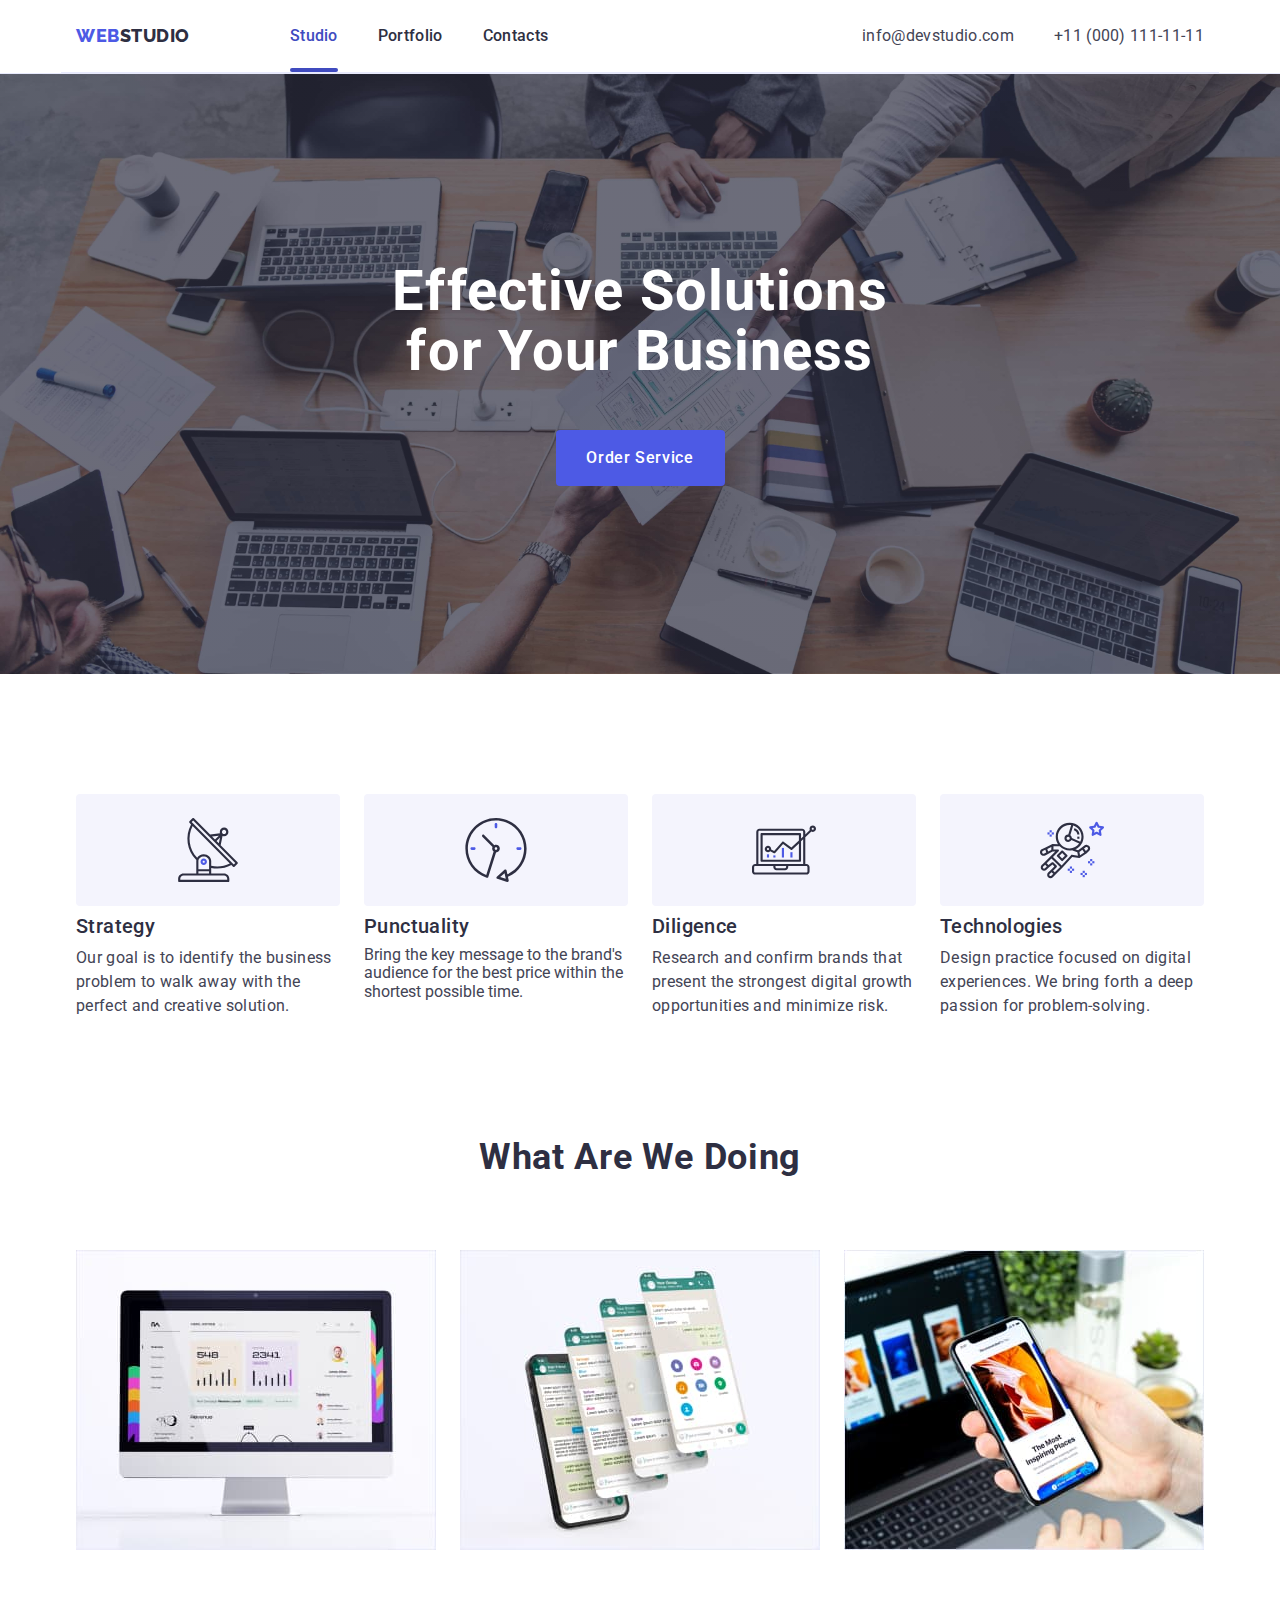
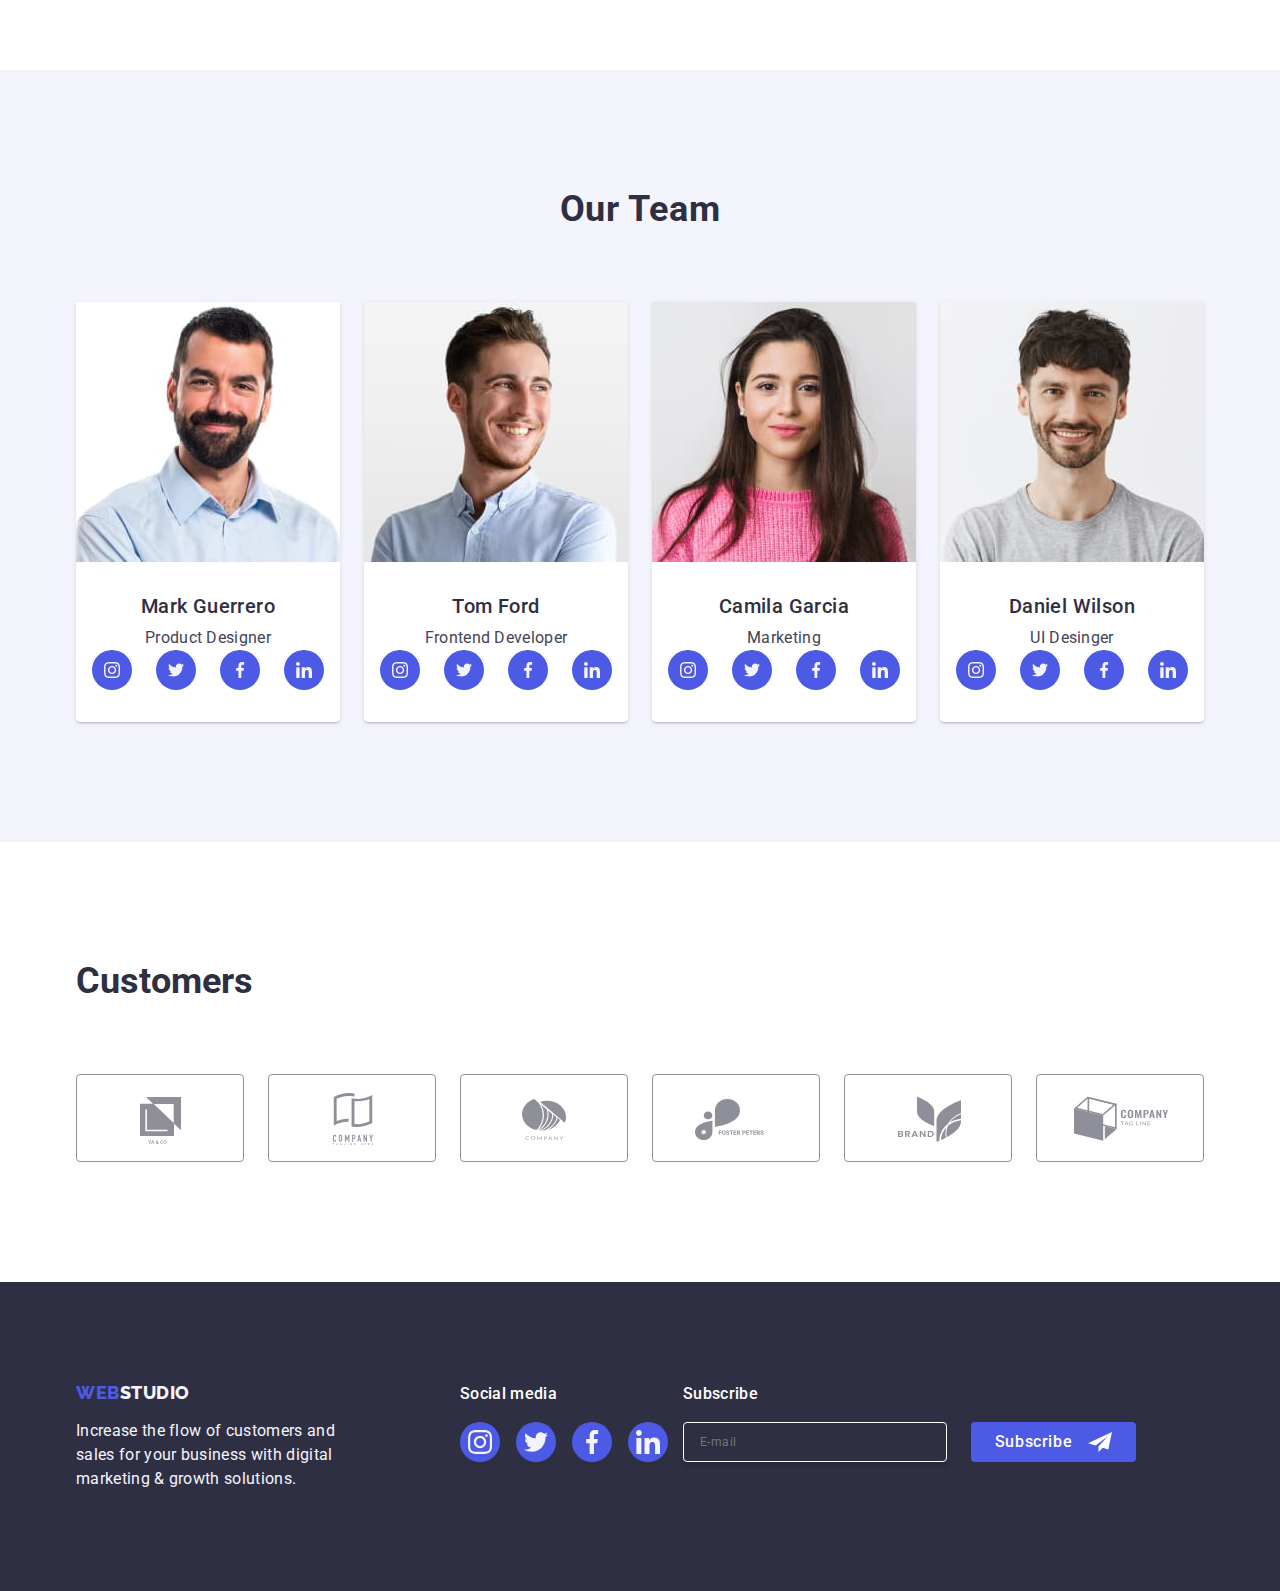
<file: index.html>
<!DOCTYPE html>
<html lang="en">
<head>
  <meta charset="UTF-8">
  <meta name="viewport" content="width=device-width, initial-scale=1.0">
  <title>Document</title>
  <link rel="preconnect" href="https://fonts.googleapis.com">
  <link rel="preconnect" href="https://fonts.gstatic.com" crossorigin="">
  <link href="https://fonts.googleapis.com/css2?family=Raleway:wght@800&amp;family=Roboto:wght@400;500;700;900&amp;display=swap" rel="stylesheet">
  <link
  rel="stylesheet"
  href="https://cdnjs.cloudflare.com/ajax/libs/modern-normalize/2.0.0/modern-normalize.min.css"
/>
  <link rel="stylesheet" href="./css/styles.css">
</head>
<body>
  <!-- Page header -->
  <header class="header-class"> 
    <div class="header-container container">
    <nav class="navliststyle-header">
      <a class="logo-style link" href="./index.html">Web<span class="inside-logo">Studio</span></a>
      <ul class="portfolio-hdr-menu">
        <li>
          <a class="header-link link active" href="./index.html">Studio</a>
        </li>
        <li>
          <a class="header-link link" href="./portfolio.html">Portfolio</a>
        </li>
        <li>
          <a class="header-link link" href="">Contacts</a>
        </li>
      </ul>
    </nav>
    <address class="address-style">
      <ul class="address-list">
        <li>
          <a class="contacts-style link" href="mailto:info@devstudio.com">info@devstudio.com</a>
        </li>
        <li>
          <a class="contacts-style link" href="tel:+110001111111">+11 (000) 111-11-11</a>
        </li>
      </ul>
    </address>
  </div> 
</header>
  <!-- Unique page content -->
  <main>
    <!-- Section 1 -->
      <section class="section-one">
        <div class="container">
      <h1 class="section-one-header">Effective Solutions for Your Business</h1>
      <button class="first-section-button" type="button" data-modal-open>Order Service</button>
      </div>
    </section>
   
       
    <!-- Section 2 -->
    <section class="section-two">
      <div class="container">
        <h2 class="visually-hidden">Feature</h2>

      <ul class="list">
        <li class="section-two-list">
          <div class="sectiondiv">
            <svg class="svgicon" width="64" height="64">
              <use href="./images/icons.svg#antenna"></use>
            </svg>
          </div>
          <h3 class="section-two-header">Strategy</h3>
          <p class="section-two-paragraph">Our goal is to identify the business problem to walk away with the perfect and creative solution.</p>
        </li>
        <li class="section-two-list">
          <div class="sectiondiv">
            <svg width="64" height="64">
              <use href="./images/icons.svg#clock"/>
            </svg>
          </div>
          <h3 class="section-two-header">Punctuality</h3>
          <p class="section-two-paragraph"></p>Bring the key message to the brand's audience for the best price within the shortest possible time.
        </li>
        <li class="section-two-list">
          <div class="sectiondiv">
            <svg class="svgicon" width="64" height="64">
              <use href="./images/icons.svg#computer"></use>
            </svg>
          </div>
          <h3 class="section-two-header">Diligence</h3>
          <p class="section-two-paragraph">Research and confirm brands that present the strongest digital growth opportunities and minimize risk.</p>
        </li>
        <li class="section-two-list">
          <div class="sectiondiv">
            <svg class="svgicon" width="64" height="64">
              <use href="./images/icons.svg#robot"></use>
            </svg>
          </div>
          <h3 class="section-two-header">Technologies</h3>
          <p class="section-two-paragraph">Design practice focused on digital experiences. We bring forth a deep passion for problem-solving.</p>
        </li>
      </ul>
      </div>
    </section>


    <!-- Section 3 What Are We Doing-->
    <section class="section-three">
      <div class="container">
        <h2 class="section-three-header">What are we doing</h2>
      <ul class="list">
        <li class="section-list"><img src="./images/img10.jpg" alt="Desktop" width="360"></li>
        <li class="section-list"><img src="./images/img20.jpg" alt="phones" width="360"></li>
        <li class="section-list"><img src="./images/img30.jpg" alt="laptopandcellphone" width="360"></li>
      </ul>
      </div>
    </section>
    
    <!-- Section 4 -->
    <section class="section-four">
      <div class="container">
        <h2 class="section-four-header">Our Team</h2>
        <ul class="list">
          <li class="employee-bgcolor">
            <img src="./images/markg1.jpg" alt="team1" width="264">
            <div class="name-and-position">
              <h3 class="fourth-section-employee-name">Mark Guerrero</h3>
              <p class="fourth-section-employee-position">Product Designer</p>
              <ul class="social-media-list list">
                <li class="social-media-item">
                  <a class="social-media-link link" href="https://instagram.com" target="_blank" rel="noopener noreferrer">
                   <svg class="social-media-svg" width="16" height="16">
                    <use href="./images/icons.svg#instagram"></use>
                    </svg>
                  </a>
                </li>

                <li class="social-media-item">
                  <a class="social-media-link link" href="https://twitter.com" target="_blank" rel="noopener noreferrer">
                   <svg class="social-media-svg" width="16" height="16">
                    <use href="./images/icons.svg#twitter"></use>
                    </svg>
                  </a>
                </li>

                <li class="social-media-item">
                  <a class="social-media-link link" href="https://facebook.com" target="_blank" rel="noopener noreferrer">
                   <svg class="social-media-svg" width="16" height="16">
                    <use href="./images/icons.svg#facebook"></use>
                    </svg>
                  </a>
                </li>

                <li class="social-media-item">
                  <a class="social-media-link link" href="https://linkedin.com" target="_blank" rel="noopener noreferrer">
                   <svg class="social-media-svg" width="16" height="16">
                    <use href="./images/icons.svg#linkedin"></use>
                    </svg>
                  </a>
                </li>
              </ul>
            </div>
          </li>
          
          <!-- Tom Ford -->
          <li class="employee-bgcolor">
            <img src="./images/tomf1.jpg" alt="team2" width="264">
            <div class="name-and-position">
              <h3 class="fourth-section-employee-name">Tom Ford</h3>
              <p class="fourth-section-employee-position">Frontend Developer</p>
              <ul class="social-media-list list">
                <li class="social-media-item">
                  <a class="social-media-link link" href="https://instagram.com" target="_blank" rel="noopener noreferrer">
                   <svg class="social-media-svg" width="16" height="16">
                    <use href="./images/icons.svg#instagram"></use>
                    </svg>
                  </a>
                </li>

                <li class="social-media-item">
                  <a class="social-media-link link" href="https://twitter.com" target="_blank" rel="noopener noreferrer">
                   <svg class="social-media-svg" width="16" height="16">
                    <use href="./images/icons.svg#twitter"></use>
                    </svg>
                  </a>
                </li>

                <li class="social-media-item">
                  <a class="social-media-link link" href="https://facebook.com" target="_blank" rel="noopener noreferrer">
                   <svg class="social-media-svg" width="16" height="16">
                    <use href="./images/icons.svg#facebook"></use>
                    </svg>
                  </a>
                </li>

                <li class="social-media-item">
                  <a class="social-media-link link" href="https://linkedin.com" target="_blank" rel="noopener noreferrer">
                   <svg class="social-media-svg" width="16" height="16">
                    <use href="./images/icons.svg#linkedin"></use>
                    </svg>
                  </a>
                </li>
              </ul>
            </div>
          </li>
           
           <!--Camila Garcia  -->
          <li class="employee-bgcolor">
            <img src="./images/camilag1.jpg" alt="team3" width="264">
            <div class="name-and-position">
              <h3 class="fourth-section-employee-name">Camila Garcia</h3>
              <p class="fourth-section-employee-position">Marketing</p>
              <ul class="social-media-list list">
                <li class="social-media-item">
                  <a class="social-media-link link" href="https://instagram.com" target="_blank" rel="noopener noreferrer">
                   <svg class="social-media-svg" width="16" height="16">
                    <use href="./images/icons.svg#instagram"></use>
                    </svg>
                  </a>
                </li>

                <li class="social-media-item">
                  <a class="social-media-link link" href="https://twitter.com" target="_blank" rel="noopener noreferrer">
                   <svg class="social-media-svg" width="16" height="16">
                    <use href="./images/icons.svg#twitter"></use>
                    </svg>
                  </a>
                </li>

                <li class="social-media-item">
                  <a class="social-media-link link" href="https://facebook.com" target="_blank" rel="noopener noreferrer">
                   <svg class="social-media-svg" width="16" height="16">
                    <use href="./images/icons.svg#facebook"></use>
                    </svg>
                  </a>
                </li>

                <li class="social-media-item">
                  <a class="social-media-link link" href="https://linkedin.com" target="_blank" rel="noopener noreferrer">
                   <svg class="social-media-svg" width="16" height="16">
                    <use href="./images/icons.svg#linkedin"></use>
                    </svg>
                  </a>
                </li>
              </ul>
            </div>
          </li>

          <!-- Daniel Wilson -->
          <li class="employee-bgcolor">
            <img src="./images/danielw1.jpg" alt="team3" width="264">
            <div class="name-and-position">
              <h3 class="fourth-section-employee-name">Daniel Wilson</h3>
              <p class="fourth-section-employee-position">UI Desinger</p>
              <ul class="social-media-list list">
                <li class="social-media-item">
                  <a class="social-media-link link" href="https://instagram.com" target="_blank" rel="noopener noreferrer">
                   <svg class="social-media-svg" width="16" height="16">
                    <use href="./images/icons.svg#instagram"></use>
                    </svg>
                  </a>
                </li>

                <li class="social-media-item">
                  <a class="social-media-link link" href="https://twitter.com" target="_blank" rel="noopener noreferrer">
                   <svg class="social-media-svg" width="16" height="16">
                    <use href="./images/icons.svg#twitter"></use>
                    </svg>
                  </a>
                </li>

                <li class="social-media-item">
                  <a class="social-media-link link" href="https://facebook.com" target="_blank" rel="noopener noreferrer">
                   <svg class="social-media-svg" width="16" height="16">
                    <use href="./images/icons.svg#facebook"></use>
                    </svg>
                  </a>
                </li>

                <li class="social-media-item">
                  <a class="social-media-link link" href="https://linkedin.com" target="_blank" rel="noopener noreferrer">
                   <svg class="social-media-svg" width="16" height="16">
                    <use href="./images/icons.svg#linkedin"></use>
                    </svg>
                  </a>
                </li>
              </ul>
            </div>
          </li>
        </ul>
      </div>
    </section>

    <!-- Section 5 -->
    <section class="customersection">
      <div class="container">
        <h2 class="customertitle">Customers</h2>
          <ul class="customerlist list">
            <li class="customer-pic">
              <a class="customers-link" href="">
                <svg width="104" height="56" class="customers-svg">
                  <use href="./images/icons.svg#customer-1">
                  </use>
                </svg>
              </a>
            </li>
            <li class="customer-pic">
              <a class="customers-link" href="">
                <svg width="104" height="56" class="customers-svg">
                  <use href="./images/icons.svg#customer-2">
                  </use>
                </svg>
              </a>
            </li>
            <li class="customer-pic">
              <a class="customers-link" href="">
                <svg width="104" height="56" class="customers-svg">
                  <use href="./images/icons.svg#customer-3">
                  </use>
                </svg>
              </a>
            </li>
            <li class="customer-pic">
              <a class="customers-link" href="">
                <svg width="104" height="56" class="customers-svg">
                  <use href="./images/icons.svg#customer-4">
                  </use>
                </svg>
              </a>
            </li>
            <li class="customer-pic">
              <a class="customers-link" href="">
                <svg width="104" height="56" class="customers-svg">
                  <use href="./images/icons.svg#customer-5">
                  </use>
                </svg>
              </a>
            </li>
            <li class="customer-pic">
              <a class="customers-link" href="">
                <svg width="104" height="56" class="customers-svg">
                  <use href="./images/icons.svg#customer-6">
                  </use>
                </svg>
              </a>
            </li>
          </ul>
      </div>
    </section>
  </main>

  <!-- Footer -->
  <footer class="footerstyle link">
    <div class="footer-content-wrap container">
      <div class="logo-paragraph">
        <a class="footerlogo link" href="./index.html">Web<span class="footerinside-logo">Studio</span></a>
        <p class="footer-paragraph">Increase the flow of customers and sales for your business with digital marketing & growth solutions.</p>
      </div>
    <div>
        <p class="footer-socials-text">Social media</p>
          <ul class="footer-list">
            <li class="footer-socials-item">
              <a href="#" class="footer-socials-link">
                <svg class="footer-socials-svg" width="24" height="24">
                  <use href="./images/icons.svg#instagram2"></use>
                </svg>
              </a>
            </li>

            <li class="footer-socials-item">
              <a href="#" class="footer-socials-link">
                <svg class="footer-socials-svg" width="24" height="24">
                  <use href="./images/icons.svg#twitter2"></use>
                </svg>
              </a>
            </li>

            <li class="footer-socials-item">
              <a href="#" class="footer-socials-link">
                <svg class="footer-socials-svg" width="24" height="24">
                  <use href="./images/icons.svg#facebook2"></use>
                </svg>
              </a>
            </li>

            <li class="footer-socials-item">
              <a href="#" class="footer-socials-link">
                <svg class="footer-socials-svg" width="24" height="24">
                  <use href="./images/icons.svg#linkedin2"></use>
                </svg>
              </a>
            </li>
          </ul>
      </div>

      <!-- Form -->
      <div class="d-footer-form container">
        <p class="p-footer-form">Subscribe</p>
        <form class="f-footer-form">
          <label class="l-footer-form">
            <input class="input-form"  type="email" name="input-form-name" placeholder="E-mail">
          </label>
          <button class="b-footer-subscribe" type="submit">Subscribe
            <svg width="24" height="24" class="footer-svgsubscribe">
              <use href="./images/icons.svg#subscribe"></use>
            </svg>
          </button>
        </form>
      </div>
    </div>
  </footer>

  <!-- Modal container -->
  <div class="modal-container is-hidden" data-modal>
    <div class="modal-box">
      <button type="button" class="modal-button-close" data-modal-close>
        <svg class="modal-close-button-svg" width="8" height="8">
        <use href="./images/icons.svg#close"></use>
        </svg>
      </button>
      <p class="p-modal">Leave your contacts and we will call you back</p>

      <!-- Name -->
      <form>
        <div class="f-modal">
          <label class="l-modal" for="user-name">Name</label>
           <div class="div-label">
            <input class="input-modal" id="user-name" name="user-name" type="text">
            <svg class="form-svg" width="18" height="24"><use href="./images/icons.svg#person"></use>
            </svg>
          </div> 
        </div>

        <!-- Phone -->
        <div class="f-modal">
          <label class="l-modal" for="user-name">Phone</label>
           <div class="div-label">
            <input class="input-modal" id="user-tel" name="user-tel" type="text">
            <svg class="form-svg" width="18" height="24"><use href="./images/icons.svg#telephone"></use>
            </svg>
          </div> 
        </div>

        <!-- Email -->
        <div class="f-modal">
          <label class="l-modal" for="user-name">Email</label>
           <div class="div-label">
            <input class="input-modal" id="user-email" name="user-email" type="text">
            <svg class="form-svg" width="18" height="24"><use href="./images/icons.svg#email"></use>
            </svg>
          </div> 
        </div>

        <!-- Textarea box -->
        <div class="comment-modal">
          <label class="l-modal"
          for="user-comment">Comment</label>
          <textarea id="user-comment" name="user-comment" placeholder="Text input" class="textarea-class"></textarea>
        </div>

        <!-- Tickbox -->
        <div class="checkbox">
          <input id="user-privacy" type="checkbox" value="true" name="user-privacy" class="input-checkbox visually-hidden">
          <label class="label-terms" for="user-privacy"><span class="span-terms"><svg width="10" height="8" class="check-svg"><use href="./images/icons.svg#check"></use></svg></span> I accept the terms and conditions of the <a class="privpol" href="#">Privacy Policy</a>
          </label>
        </div>

          <!-- Send button -->
          <button class="form-button" type="submit">Send</button>
      </form>
    </div>
  </div>

  <!-- Modal JS -->
  <script src="./js/modal.js"></script>
</body>
</html>
</file>
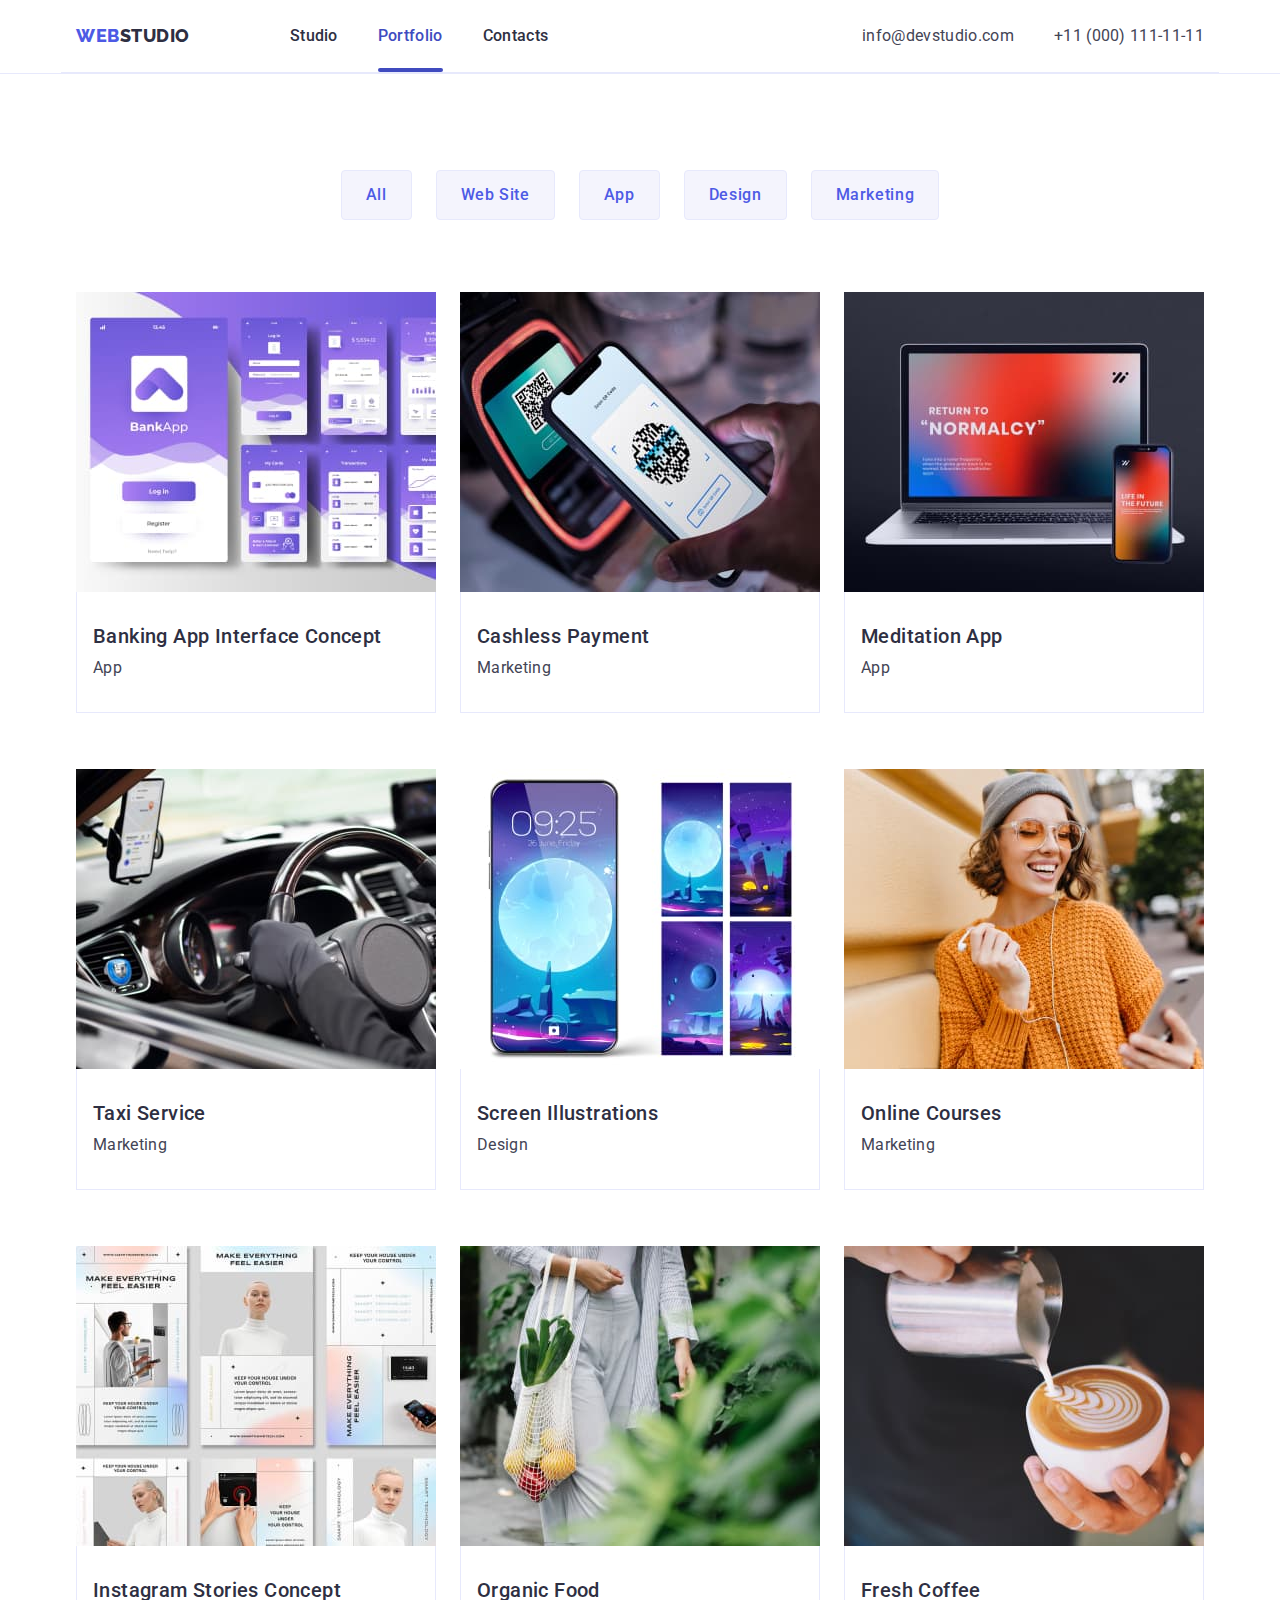
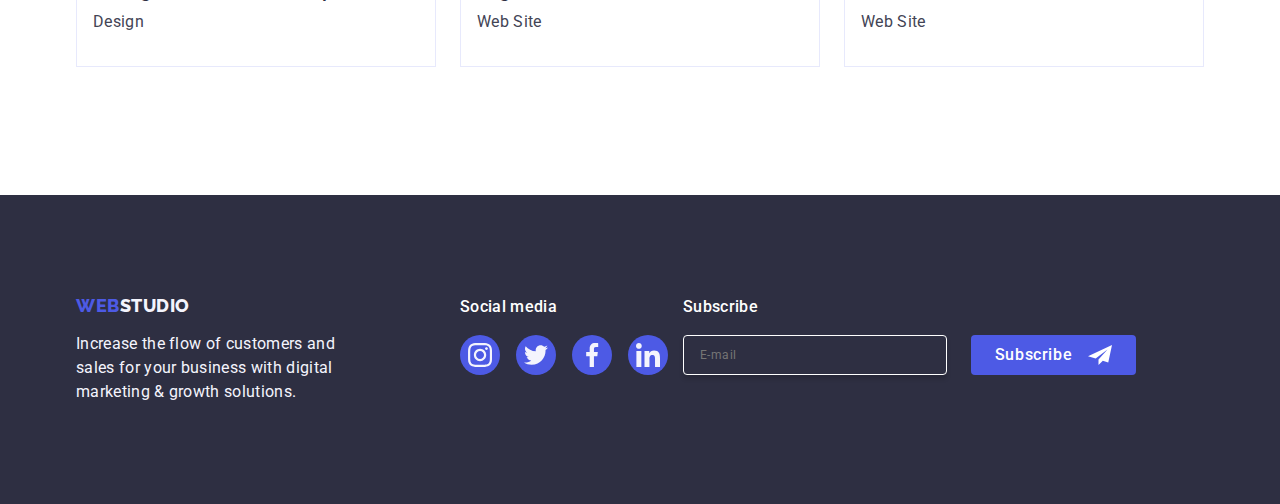
<file: portfolio.html>
<!DOCTYPE html>
<html lang="en">
<head>
  <meta charset="UTF-8">
  <meta name="viewport" content="width=device-width, initial-scale=1.0">
  <title>Document</title>
  <link rel="preconnect" href="https://fonts.googleapis.com">
  <link rel="preconnect" href="https://fonts.gstatic.com" crossorigin="">
  <link href="https://fonts.googleapis.com/css2?family=Raleway:wght@800&amp;family=Roboto:wght@400;500;700;900&amp;display=swap" rel="stylesheet">
  <link
  rel="stylesheet"
  href="https://cdnjs.cloudflare.com/ajax/libs/modern-normalize/2.0.0/modern-normalize.min.css"
/>
  <link rel="stylesheet" href="./css/styles.css">
</head>
<body>


  <!-- Portolio Header -->
  <header class="portfolio-header">
    <div class="header-container container">
      <nav class="navliststyle">
        <a class="navlogo link" href="./index.html">Web<span class="portfolio-logo">Studio</span></a>

        <ul class="portfolio-hdr-menu">
          <li>
            <a class="header-link link" href="./index.html">Studio</a>
          </li>
          <li>
            <a class="header-link link active" href="./portfolio.html">Portfolio</a>
          </li>
          <li>
            <a class="header-link link" href="">Contacts</a>
          </li>
        </ul>
      </nav>
      <address class="address-style">
        <ul class="address-list">
          <li>
            <a class="contacts-style link" href="mailto:info@devstudio.com">info@devstudio.com</a>
          </li>
          <li>
            <a class="contacts-style link" href="tel:+110001111111">+11 (000) 111-11-11</a>
          </li>
        </ul>
      </address>
    </div>
  </header>

  <!-- Main Filter -->
  <main>
    <section class="portfolio-main-section">
      <div class="container">
        <h1 class="visually-hidden">This cannot be empty</h1>
          <ul class="portfolio-list list">
          <li><button class="portfolio-filter-button" type="button">All</button></li>
          <li><button class="portfolio-filter-button" type="button">Web Site</button></li>
          <li><button class="portfolio-filter-button" type="button">App</button></li>
          <li><button class="portfolio-filter-button" type="button">Design</button></li>
          <li><button class="portfolio-filter-button" type="button">Marketing</button></li>
      </ul>
           
      <!-- images area -->

      <ul class="portfolio-list-images">
        <li class="portfolio-list-item">
            <a href="#" class="portfolio-filter-link link">
              <div class="project-image">
                <img src="./images/port10.jpg" alt="Image 1" width="360" style="display: block;">
              <p class="description">14 Stylish and User-Friendly App Design Concepts · Task Manager App · Calorie Tracker App · Exotic Fruit Ecommerce App · Cloud Storage App</p>
              </div>
              <div class="portfolio-main-d">
                <h2 class="portfolio-custom-header">Banking App Interface Concept</h2>
                <p class="custom-paragraph">App</p>
              </div>
            </a>
        </li>

        <!--  card 2 -->
        <li class="portfolio-list-item">
            <a href="#" class="portfolio-filter-link link">
              <div class="project-image">
                <img src="./images/port20.jpg" alt="Image 2" width="360">
              <p class="description">14 Stylish and User-Friendly App Design Concepts · Task Manager App · Calorie Tracker App · Exotic Fruit Ecommerce App · Cloud Storage App</p>
              </div>
              <div class="portfolio-main-d">
                <h2 class="portfolio-custom-header">Cashless Payment</h2>
                <p class="custom-paragraph">Marketing</p>
              </div>
            </a>
        </li>

        <!-- card 3 -->
        <li class="portfolio-list-item">
            <a href="#" class="portfolio-filter-link link">
              <div class="project-image">
                <img src="./images/port30.jpg" alt="Image 3" width="360">
              <p class="description">14 Stylish and User-Friendly App Design Concepts · Task Manager App · Calorie Tracker App · Exotic Fruit Ecommerce App · Cloud Storage App</p>
              </div>
              <div class="portfolio-main-d">
                <h2 class="portfolio-custom-header">Meditation App</h2>
                <p class="custom-paragraph">App</p>
              </div>
            </a>
        </li>
        
        <!-- card 4 -->
        <li class="portfolio-list-item">
            <a href="#" class="portfolio-filter-link link">
              <div class="project-image">
                <img src="./images/port40.jpg" alt="Image 4" width="360">
                <p class="description">14 Stylish and User-Friendly App Design Concepts · Task Manager App · Calorie Tracker App · Exotic Fruit Ecommerce App · Cloud Storage App</p>
              </div>
              <div class="portfolio-main-d">
                <h2 class="portfolio-custom-header">Taxi Service</h2>
                <p class="custom-paragraph">Marketing</p>
              </div>
            </a>
        </li>

        <!-- card 5 -->
        <li class="portfolio-list-item">
            <a href="#" class="portfolio-filter-link link">
              <div class="project-image">
                <img src="./images/port50.jpg" alt="Image 5" width="360">
                <p class="description">14 Stylish and User-Friendly App Design Concepts · Task Manager App · Calorie Tracker App · Exotic Fruit Ecommerce App · Cloud Storage App</p>
              </div>
              <div class="portfolio-main-d">
                <h2 class="portfolio-custom-header">Screen Illustrations</h2>
                <p class="custom-paragraph">Design</p>
              </div>
            </a>
        </li>

        <!-- card 6 -->
        <li class="portfolio-list-item">
            <a href="#" class="portfolio-filter-link link">
              <div class="project-image">
                <img src="./images/port60.jpg" alt="Image 6" width="360">
                <p class="description">14 Stylish and User-Friendly App Design Concepts · Task Manager App · Calorie Tracker App · Exotic Fruit Ecommerce App · Cloud Storage App</p>
              </div>
              <div class="portfolio-main-d">
                <h2 class="portfolio-custom-header">Online Courses</h2>
                <p class="custom-paragraph">Marketing</p>
              </div>
            </a>
        </li>

        <!-- card 7 -->
        <li class="portfolio-list-item">
            <a href="#" class="portfolio-filter-link link">
              <div class="project-image">
                <img src="./images/port70.jpg" alt="Image 7" width="360">
                <p class="description">14 Stylish and User-Friendly App Design Concepts · Task Manager App · Calorie Tracker App · Exotic Fruit Ecommerce App · Cloud Storage App</p>
              </div>
              <div class="portfolio-main-d">
                <h2 class="portfolio-custom-header">Instagram Stories Concept</h2>
                <p class="custom-paragraph">Design</p>
              </div>
            </a>
        </li>

        <!-- card 8 -->
        <li class="portfolio-list-item">
            <a href="#" class="portfolio-filter-link link">
              <div class="project-image">
                <img src="./images/port80.jpg" alt="Image 8" width="360">
                <p class="description">14 Stylish and User-Friendly App Design Concepts · Task Manager App · Calorie Tracker App · Exotic Fruit Ecommerce App · Cloud Storage App</p>
              </div>
              <div class="portfolio-main-d">
                <h2 class="portfolio-custom-header">Organic Food</h2>
                <p class="custom-paragraph">Web Site</p>
              </div>
            </a>
        </li>

        <!-- card 9 -->
        <li class="portfolio-list-item">
            <a href="#" class="portfolio-filter-link link">
              <div class="project-image">
                <img src="./images/port90.jpg" alt="Image 9" width="360">
                <p class="description">14 Stylish and User-Friendly App Design Concepts · Task Manager App · Calorie Tracker App · Exotic Fruit Ecommerce App · Cloud Storage App</p>
              </div>
               <div class="portfolio-main-d">
                <h2 class="portfolio-custom-header">Fresh Coffee</h2>
                <p class="custom-paragraph">Web Site</p>
              </div>
            </a>
        </li>
    </ul>
  </div>
    </section>
  </main>
   <footer class="footerstyle link">
    <div class="footer-content-wrap container">
      <div class="logo-paragraph">
        <a class="footerlogo link" href="./index.html">Web<span class="footerinside-logo">Studio</span></a>
        <p class="footer-paragraph">Increase the flow of customers and sales for your business with digital marketing & growth solutions.</p>
      </div>
    <div>
        <p class="footer-socials-text">Social media</p>
          <ul class="footer-list">
            <li class="footer-socials-item">
              <a href="#" class="footer-socials-link">
                <svg class="footer-socials-svg" width="24" height="24">
                  <use href="./images/icons.svg#instagram2"></use>
                </svg>
              </a>
            </li>

            <li class="footer-socials-item">
              <a href="#" class="footer-socials-link">
                <svg class="footer-socials-svg" width="24" height="24">
                  <use href="./images/icons.svg#twitter2"></use>
                </svg>
              </a>
            </li>

            <li class="footer-socials-item">
              <a href="#" class="footer-socials-link">
                <svg class="footer-socials-svg" width="24" height="24">
                  <use href="./images/icons.svg#facebook2"></use>
                </svg>
              </a>
            </li>

            <li class="footer-socials-item">
              <a href="#" class="footer-socials-link">
                <svg class="footer-socials-svg" width="24" height="24">
                  <use href="./images/icons.svg#linkedin2"></use>
                </svg>
              </a>
            </li>
          </ul>
      </div>
      
      <!-- Form -->
      <div class="d-footer-form container">
        <p class="p-footer-form">Subscribe</p>
        <form class="f-footer-form">
          <label class="l-footer-form">
            <input class="input-form"  type="email" name="input-form-name" placeholder="E-mail">
          </label>
          <button class="b-footer-subscribe" type="submit">Subscribe
            <svg width="24" height="24" class="footer-svgsubscribe">
              <use href="./images/icons.svg#subscribe"></use>
            </svg>
          </button>
        </form>
      </div>
    </div>
  </footer>
</body>
</html>
</file>
<file: css/styles.css>
/* CSS Variables */
:root{
  --iris: #4D5AE5;
  --ocean: #404BBF;
  --navy-blue: #2E2F42;
  --green: #31D0AA;
  --slate: #434455;
  --light-slate: #8E8F99;
  --cornflower: #E7E9FC;
  --cloud: #F4F4FD;
  --grey: #2E2F42;
  --white: #ffffff;
  --dairy: #fcfcfc;

}

/* Always present in CSS */
*{
  box-sizing: border-box;
  margin: 0;
  padding: 0;
}

li{
  list-style: none;
}

body{
  font-family: "Roboto", sans-serif;
  color: #434455; 
  background-color: var(--white);
} 

img {
  display: block;
  max-width: 100%;
  height: auto;
}

/* Header */
.header-link{
  font-weight: 500;
  font-size: 16px;
  line-height: 1.5;
  letter-spacing: 0.02em;
  color: var(--grey);
  padding: 24px 0;
  
 
}

.active{
  position: relative;
  color: #404bbf;
  transition: color 250ms cubic-bezier(0.4, 0, 0.2, 1);
}

.active::after {
  content: '';
  position: absolute;
  left: 0;
  bottom: -1px;
  height: 4px;
  border-radius: 2px;
  width: 100%;
  background-color: #404bbf;
  margin-bottom: -2px;
  
}

.contact > .link {
  transition: color 250ms cubic-bezier(0.4, 0, 0.2, 1);
}

.navliststyle-header{
  display: flex;
  align-items: center;
  
}

/* .nav-main{
  align-items: center value;
} */
.header-link:hover {color: #404bbf;}
.header-link:focus {color: #404bbf;}

.logo-style{
  font-family: "Raleway", sans-serif;
  font-weight: 800;
  font-size: 18px;
  line-height: 1.17;
  letter-spacing: 0.03em;
  text-transform: uppercase;
  color: #4d5ae5;
  margin-right: 76px;
}
  .inside-logo{
      color: var(--navy-blue);
      }

.link{
  text-decoration: none;
}

.address-style{
  font-style: normal ;
  line-height: 1.5;
  letter-spacing: 0.02em;
  display: flex;
  align-items: center;

}

.contacts-style{
  color: #434455;
  transition: color 250ms cubic-bezier(0.4, 0, 0.2, 1);
}

.contacts-style:hover {color: #404bbf;}
.contacts-style:focus {color: #404bbf;}
.contacts-style:active {color: #404bbf}

/* Header */
.header-class{
  border-bottom:  1px solid #e7e9fc;
  box-shadow: 0px 2px 1px rgba(46, 47, 66, 0.08), 0px 1px 1px rgba(46, 47, 66, 0.16), 0px 1px 6px rgba(46, 47, 66, 0.08);
    
}

.header-container{
  display: flex;
  width: 1158px;
  margin: 0 auto;
  padding: 0 15px;
  justify-content: space-between;
  border-bottom: 1px solid #e7e9fc;

}
/* Section 1 */
.section-one {
  background-color: #2e2f42;
  padding: 188px 0;
  margin: 0 auto;
  background-image: linear-gradient(rgba(46, 47, 66, 0.7), rgba(46, 47, 66, 0.7)), url(../images/bgphoto.jpg);
  max-width: 1440px;
  background-repeat: no-repeat;
  background-position: center;
  background-size: cover;
}

.section-one-header {
  font-size: 56px;
  line-height: 1.07;
  text-align: center;
  letter-spacing: 0.02em;
  color: #ffffff;
  max-width: 496px;
  margin: 0 auto;
  margin-bottom: 48px;

}

.first-section-button {
  background-color: #4D5AE5;
  font-family: "Roboto", sans-serif;
  font-weight: 500;
  font-size: 16px;
  line-height: 1.5;
  letter-spacing: 0.04em;
  color: #ffffff;
  cursor: pointer;
  display: block;
  min-width: 169px;
  height: 56px;
  border: none;
  border-radius: 4px;
  display: block center;
  margin: 0 auto;
  transition: background-color 250ms cubic-bezier(0.4, 0, 0.2, 1);

}

.first-section-button:hover, 
.first-section-button:focus {background-color: #404BBF;
}

/* Section 2 */
.section-two-header { 
  font-weight: 500;
  font-size: 20px;
  line-height: 1.2;
  letter-spacing: 0.02em;
  color: var(--grey);
  margin-bottom: 8px;
  }

.section-two-list{
   flex: 0 0 calc((100% - 3 * 24px) / 4);
   
}    

.section-two{
  padding: 120px 0;
  }

.section-two-paragraph{
  line-height: 1.5;
  letter-spacing: 0.02em;
}

.list{
  display: flex;
  gap: 24px;
  margin: 0;
  padding: 0;
  

}

/* Section 3 */
.section-three-header, .section-four-header{
  font-size: 36px;
  line-height: 1.11;
  text-align: center;
  letter-spacing: 0.02em;
  text-transform: capitalize;
  color: var(--grey);
  margin-bottom: 72px;

}

.section-three{
  padding-bottom: 120px;
}

.section-list{
  display: flex;
  justify-content: space-between;
  gap: 24px;
  width: calc((100% - 3 * 16px) / 3);
}

/* Section 4 */
.section-four{
  background-color: #F4F4FD;
  padding: 120px 0;
}

.fourth-section-employee-position{
  font-size: 16px;
  line-height: 1.5;
  letter-spacing: 0.02em;
}

.employee-bgcolor{
  background-color: #FFFFFF;
  border-radius: 0px 0px 4px 4px;
  flex-basis: calc((100% - 3 * 24px) / 4);
  box-shadow: 0px 1px 6px rgba(46, 47, 66, 0.08), 0px 1px 1px rgba(46, 47, 66, 0.16), 0px 2px 1px rgba(46, 47, 66, 0.08);

}

.fourth-section-employee-name{
  font-weight: 500;
  font-size: 20px;
  line-height: 1.2;
  letter-spacing: 0.02em;
  color: var(--grey);
  text-align: center;
  margin-bottom: 8px;
}

.name-and-position{
  padding: 32px 0;
}

.fourth-section-employee-position{
  text-align: center;
}

.social-media-list{
  display: flex;
  justify-content: center;
  gap: 24px;
  
}

.social-media-item{
  width: 40px;
  height: 40px;
 

}

.social-media-link {
  width: 100%;
  height: 100%;
  background-color: var(--iris);
  border-radius: 50%;
  display: flex;
  align-items: center;
  justify-content: center;
  transition: background-color 250ms cubic-bezier(0.4, 0, 0.2, 1);
}

.social-media-link:hover, .social-media-link:focus {
  background: var(--ocean);
}

.social-media-svg{
  fill: var(--cloud);
}

/* Section 5 */

.customersection{
  padding-top: 120px;
  padding-bottom: 120px;

}

/* Footer */
.footerstyle{
  background-color: var(--grey);
  padding: 100px 0;
}

.footer-content-wrap{
  display: flex;
  align-items: baseline;
}

.logo-paragraph{
  margin-right: 120px;
  gap: 120px;
}

.footer-socials-text{
  font-weight: 500;
  font-size: 16px;
  line-height: 1.5;
  letter-spacing: 0.02em;
  color: var(--white) ;
  margin-bottom: 16px;

}

.footerlogo{
  font-family: "Raleway", sans-serif;
  font-weight: 800;
  font-size: 18px;
  line-height: 1.17;
  letter-spacing: 0.03em;
  text-transform: uppercase;
  color: var(--iris);
  margin-bottom: 16px;
  display: inline-block;
  transition: color 250ms cubic-bezier(0.4, 0, 0.2, 1);
}

.footer-list{
  display: flex;
  gap: 16px;
}

.footer-socials-item{
  width: 40px;
  height: 40px;
  
}

.footer-socials-link{  
  width: 100%;
  height: 100%;
  background-color: var(--iris);
  border-radius: 50%;
  display: flex;
  align-items: center;
  justify-content: center;
  /* hw5 */
  transition: background-color 250ms cubic-bezier(0.4, 0, 0.2, 1);

}

.footer-socials-link:hover, .footer-socials-link:focus {
  background-color: Var(--green) ;
}

.footer-socials-svg{
  fill: var(--cloud);
}

.footerinside-logo{
  color: #f4f4fd;
}

.footer-paragraph{
  line-height: 1.5;
  color: var(--cloud);
  letter-spacing: 0.02em;
  width: 264px;

}


/* Portfolio */
.navlogo{
  font-family: "Raleway", sans-serif;
  font-weight: 800;
  font-size: 18px;
  line-height: 1.17;
  letter-spacing: 0.03em;
  text-transform: uppercase;
  color: var(--iris);
  text-decoration: none;
  margin-right: 76px;

}
.portfolio-logo{
  color: var(--grey);
}

.portfolio-header-menu{
  gap: 40px;
  padding: 24px 0;
  position: relative;
}

.portfolio-filter-button{
  font-family: "Roboto", sans-serif;
  font-weight: 500;
  font-size: 16px;
  line-height: 1.5;
  letter-spacing: 0.04em;
  color: var( --iris);
  background-color: var(--cloud);
  cursor: pointer;
  transition: color 250ms cubic-bezier(0.4, 0, 0.2, 1),
  background-color 250ms cubic-bezier(0.4, 0, 0.2, 1),
  border-color 250ms cubic-bezier(0.4, 0, 0.2, 1),
  box-shadow 250ms cubic-bezier(0.4, 0, 0.2, 1);
}

.portfolio-list{
  justify-content: center;
  margin-bottom: 72px;
  display: flex;
  gap: 24px;
}

/* hw5 */
.project-image{
  position: relative;
  overflow: hidden;
}

.description{
  position: absolute;
  top: 0;
  font-size: 16px;
  line-height: 1.5;
  letter-spacing: 0.02em;
  color: var(--cloud);
  padding: 40px 32px;
  background-color: #4d5ae5;
  height: 100%;
  width: 100%;
  transform: translateY(100%);
  transition: transform 250ms cubic-bezier(0.4, 0, 0.2, 1);
}

.portfolio-hdr-menu{
display: flex;
padding: 24px;
  gap: 40px;
  justify-content: center;
  align-items: center;
  position: relative;

}

.address-list{
display: flex;
  gap: 40px;
}


.portfolio-filter-button{
  padding: 12px 24px 12px;
  border-radius: 4px;
  border: 1px solid #e7e9fc;
  }

.portfolio-filter-button:hover, .portfolio-filter-button:focus {
  color: #FFFFFF;
  background-color: #404BBF;
  border: 1px solid transparent;
  box-shadow: 0px 3px 1px rgba(0, 0, 0, 0.1), 0px 2px 1px rgba(0, 0, 0, 0.08), 0px 2px 2px rgba(0, 0, 0, 0.12);

}

/* Portfolio Header */

.portfolio-header{
  border-bottom: 1px solid #e7e9fc;
  display: flex;
  align-items: center;
}


.container{
  width: 1158px;
  margin: 0 auto;
  padding: 0 15px;
}

.customertitle{
  font-size: 36px;
  line-height: 1.11;
  color: var(--grey);
  margin-bottom: 72px;
}

.customers-link{
  width: 100%;
  height: 100%;
  border: 1px solid #8e8f99;
  border-radius: 4px;
  display: flex;
  align-items: center;
  justify-content: center;
  color: #8e8f99;
  transition: border-color 250ms cubic-bezier(0.4, 0, 0.2, 1),
  color 250ms cubic-bezier(0.4, 0, 0.2, 1);

}

.customers-link:hover, .customers-link:focus{
  border-color: var(--ocean);
  color: var(--ocean);
}


.customer-pic{
  width: calc((100% - 120px) / 6);
  height: 88px;
  
}

.customers-svg{
  width: 104;
  height: 56;
  fill: currentColor;
}

.sectiondiv{
  display: flex;
  align-items: center;
  justify-content: center;
  height: 112px;
  background-color: var(--cloud) ;
  border-radius: 4px;
  margin-bottom: 8px;
}

.navliststyle{
  display: flex;
  align-items: center;

 
}

/* Portfolio Main */

.portfolio-main-section { 
  padding-top: 96px;
  padding-bottom: 120px;
}

/*  Portfolio Footer */
.portfolio-footer{
  background-color: var(--navy-blue);
}

/* .portfolio-footer-logo{
  font-family: "Raleway", sans-serif;
  font-weight: 800;
  font-size: 18px;
  line-height: 1.17;
  letter-spacing: 0.03em;
  text-transform: uppercase;
  color: var(--iris);
} */


/* .portfolio-footerinside-logo{
  color: #f4f4fd;
} */

/* Portfolio Images */
.default-list {
  list-style: none;
}

/* Styling the list items */
.portfolio-list-item {
  flex-basis: calc((100% - 48px) / 3);
  
}

.portfolio-list-images{
  list-style-type: none;
  display: flex;
  justify-content: space-between;
  flex-wrap: wrap;
  column-gap: 24px;
  row-gap: 48px;
}

/* Styling the default link class */
.portfolio-filter-link {
  text-decoration: none;
  display: block;
}

.portfolio-filter-link{
  transition: box-shadow 250ms cubic-bezier(0.4, 0, 0.2, 1);
}

.portfolio-filter-link:hover, .portfolio-filter-link:focus{
      box-shadow: 0px 1px 6px rgba(46, 47, 66, 0.08), 0px 1px 1px rgba(46, 47, 66, 0.16), 0px 2px 1px rgba(46, 47, 66, 0.08);
      

}

/* hw5 */
.portfolio-filter-link:hover .description, .portfolio-filter-link:focus .description {
  transform: translateY(0%);
}

/* Styling the custom header class */
.custom-header {
  font-weight: 500;
  font-size: 20px;
  line-height: 1.2;
  letter-spacing: 0.02em;
  color: var(--navy-blue);
}

.portfolio-main-d {
  padding: 32px 16px;
  border: 1px solid #e7e9fc;
  border-top: none;
  margin-bottom: 8px;

}

.portfolio-custom-header{
  margin-bottom: 8px;
  font-weight: 500;
  font-size: 20px;
  line-height: 1.2;
  letter-spacing: 0.02em;
  color: var(--navy-blue);
}

/* Styling the custom paragraph class */
.custom-paragraph {
  font-size: 16px;
  line-height: 1.5;
  letter-spacing: 0.02em;
  color: var(--slate);
}

.visually-hidden {
position: absolute;
width: 1px;
height: 1px;
margin: -1px;
border: 0;
padding: 0;

white-space: nowrap;
clip-path: inset(100%);
clip: rect(0 0 0 0);
overflow: hidden;
}

/* Modal */

.modal-container{
  position: fixed;
  top: 0;
  left: 0;
  width: 100%;
  height: 100%;
  background-color: rgba(46, 47, 66, 0.4);
  transition: opacity 250ms cubic-bezier(0.4, 0, 0.2, 1), visibility 250ms cubic-bezier(0.4, 0, 0.2, 1);
}

.is-hidden{
  opacity: 0;
  visibility: hidden;
  pointer-events: none;
}

.modal-box{
  position: absolute;
  top: 50%;
  left: 50%;
  transform: translate(-50%, -50%) scale(1);
  width: 408px;
  min-height: 584px;
  background: #fcfcfc;
  box-shadow: 0px 1px 1px rgba(0, 0, 0, 0.14), 0px 1px 3px rgba(0, 0, 0, 0.12),
    0px 2px 1px rgba(0, 0, 0, 0.2);
  border-radius: 4px;
  transition: transform 250ms cubic-bezier(0.4, 0, 0.2, 1);
  padding: 72px 24px 24px 24px;
}

.modal-button-close{
  position: absolute;
  top: 24px;
  right: 24px;
  width: 24px;
  height: 24px;
  border-radius: 50%;
  display: flex;
  align-items: center;
  justify-content: center;
  background-color: #e7e9fc;
  border: 1px solid rgba(0, 0, 0, 0.1);
  cursor: pointer;
  transition: background-color 250ms cubic-bezier(0.4, 0, 0.2, 1), border 250ms cubic-bezier(0.4, 0, 0.2, 1);

}

.modal-button-close:hover {
  background-color: var(--ocean);
  border: none;    
}
.modal-button-close:focus {
      background-color: var(--ocean);
      border: none;

  }

.modal-close-button-svg {
  transition: fill 250ms cubic-bezier(0.4, 0, 0.2, 1);

}

.modal-button-close:hover {
  fill: #ffffff;
}
.modal-button-close:focus {
  fill: #ffffff;

}

/* hw 6 modal */

.p-modal{
  font-weight: 500;
  font-size: 16px;
  line-height: 1.5;
  text-align: center;
  letter-spacing: 0.02em;
  color: var(--navy-blue);
  margin-bottom: 16px;
}

.f-modal{
  margin-bottom: 8px;

}

.l-modal{
  font-size: 12px;
  line-height: 1.17;
  letter-spacing: 0.04em;
  color: var(--light-slate);
  display: block;
  margin-bottom: 4px;
}

.div-label{
  position: relative;
  

}

.input-modal{
  width: 100%;
  height: 40px;
  border: 1px solid rgba(46, 47, 66, 0.4);
  border-radius: 4px;
  background-color: transparent;
  padding-left: 38px;
  outline: transparent;
  transition: border-color 250ms cubic-bezier(0.4, 0, 0.2, 1);
}

.input-modal:focus{
  border-color: #4D5AE5;
}

.form-svg{
  position: absolute;
  left: 16px;
  top: 50%;
  transform: translateY(-50%);
  transition: fill 250ms cubic-bezier(0.4, 0, 0.2, 1);
}

.form-svg:focus{
  fill: #4D5AE5;
}

.input-modal:focus + .form-svg, .input-modal:hover + .form-svg {
fill: var(--iris);
}

.comment-modal{
  margin-bottom: 16px;

}

.textarea-class{
  width: 100%;
  height: 120px;
  font-size: 12px;
  line-height: 1.17;
  letter-spacing: 0.04em;
  color: rgba(46, 47, 66, 0.4);
  border: 1px solid rgba(46, 47, 66, 0.4);
  border-radius: 4px;
  background-color: transparent;
  padding: 8px 16px;
  outline: transparent;
  resize: none;
  transition: border-color 250ms cubic-bezier(0.4, 0, 0.2, 1);
}

.textarea-class:focus{
  border-color: #4D5AE5;
}

.checkbox{
  margin-bottom: 24px;

}

.label-terms{
  display: block;
  font-size: 12px;
  line-height: 1.17;
  letter-spacing: 0.04em;
  color: var(--light-slate);
}

.span-terms{
  width: 16px;
  height: 16px;
  border: 1px solid rgba(46, 47, 66, 0.4);
  border-radius: 2px;
  transition: background-color 250ms cubic-bezier(0.4, 0, 0.2, 1), border 250ms cubic-bezier(0.4, 0, 0.2, 1), fill 250ms cubic-bezier(0.4, 0, 0.2, 1);
  display: inline-flex;
  align-items: center;
  justify-content: center;
  fill: transparent;
}

.input-checkbox:checked + .label-terms > .span-terms {
  background-color:var(--ocean);
  border: none;
  fill: var(--cloud);
}

.privpol{
  color: var(--iris);
}

.form-button{
  display: block;
  min-width: 169px;
  height: 56px;
  padding: 16px 32px;
  border-radius: 4px;
  background: var(--IRIS, #4D5AE5);
  box-shadow: 0px 4px 4px 0px rgba(0, 0, 0, 0.15);
  border: none;
  color: var(--WHITE, #FFF);
  text-align: center;
  margin: 0 auto; 
  /* Button Text */
  font-family: "Roboto", sans-serif;
  font-size: 16px;
  font-style: normal;
  font-weight: 500;
  line-height: 24px; /* 150% */
  letter-spacing: 0.64px;
  cursor: pointer;
  transition-property: background-color;
  transition-duration: 250ms;
  transition-timing-function: cubic-bezier(0.4, 0, 0.2, 1);
}

.form-submit:hover,
.form-sbumit:focus {
    background-color: var(--OCEAN);
}

/* hw 6 */
/* Footer form */

.p-footer-form{
  margin-bottom: 16px;
  font-weight: 500;
  font-size: 16px;
  line-height: 1.5;
  letter-spacing: 0.02em;
  color: #ffffff;
}

.f-footer-form{
  display: flex;
  gap: 24px;
}

.l-footer-form{
  gap: 24px;
}

.input-form{
  width: 264px;
  height: 40px;
  border: 1px solid #ffffff;
  background-color: transparent;
  font-size: 12px;
  line-height: 1.5;
  letter-spacing: 0.04em;
  padding-left: 16px;
  box-shadow: 0px 4px 4px 0px rgba(0, 0, 0, 0.15);
  border-radius: 4px;
  color: #FFFFFF;
}

.E-mail{
  color: #FFFFFF;
}

.b-footer-subscribe{
  min-width: 165px;
  height: 40px;
  display: flex;
  justify-content: center;
  align-items: center;
  font-family: "Roboto", sans-serif;
  font-size: 16px;
  font-weight: 500;
  line-height: 1.5;
  letter-spacing: 0.04em;
  color: #ffffff;
  cursor: pointer;
  background-color: #4D5AE5;
  border: none;
  border-radius: 4px;

}

.footer-svgsubscribe{
  margin-left: 16px;
}
</file>
